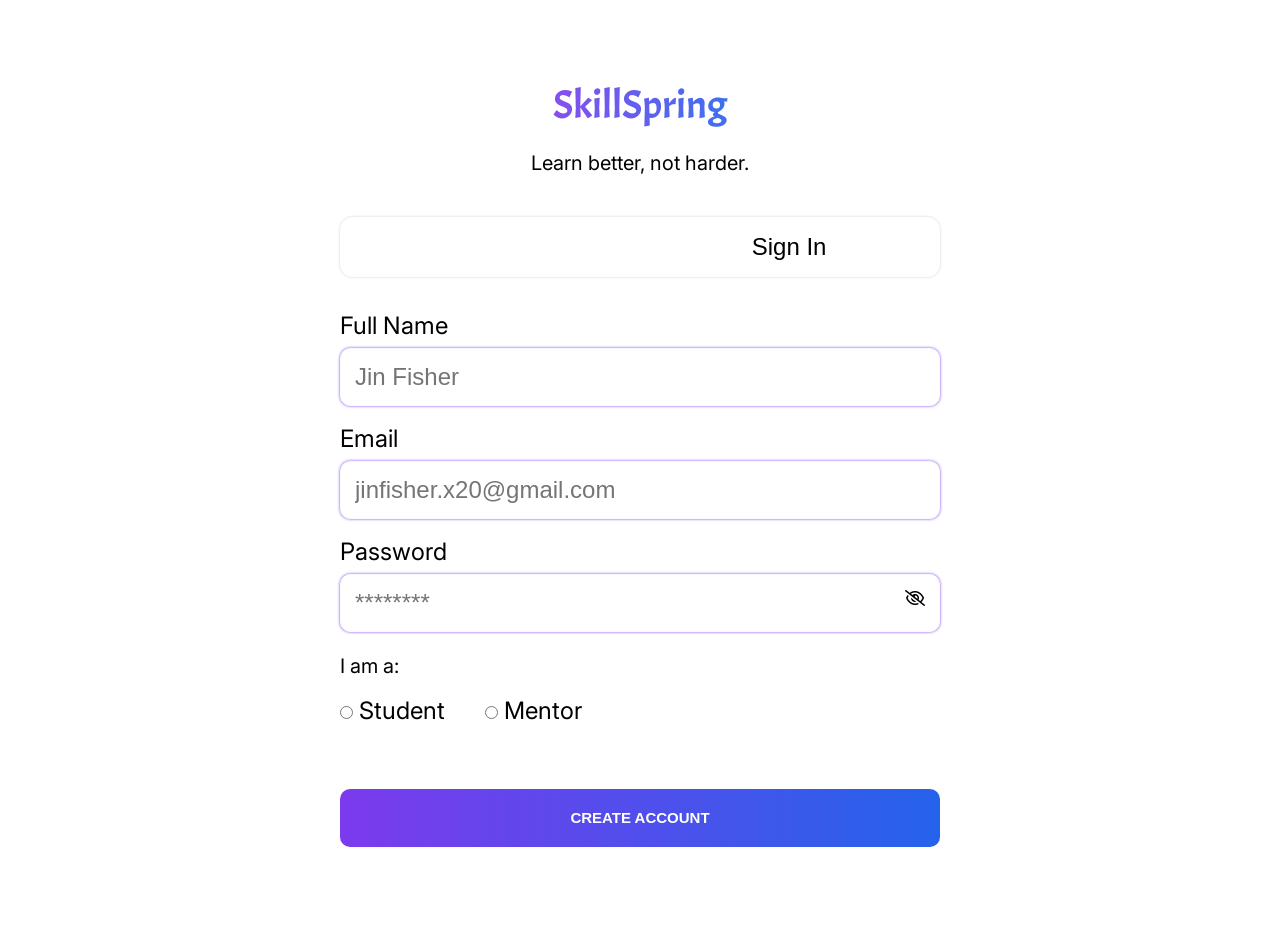
<file: auth.html>
<!DOCTYPE html>
<html lang="en">
<head>
  <meta charset="UTF-8">
  <meta name="viewport" content="width=device-width, initial-scale=1.0">

  <title>SkillSpring Auth</title>

  <link rel="preconnect" href="https://fonts.googleapis.com">
  <link rel="preconnect" href="https://fonts.gstatic.com" crossorigin>

  <link href="https://fonts.googleapis.com/css2?family=Acme&family=Inter:wght@400;500;600;700&display=swap" rel="stylesheet">

  <link rel="stylesheet" href="auth.css">
    <link rel="stylesheet" href="toast.css" />


  <link
  rel="stylesheet"
  href="https://cdnjs.cloudflare.com/ajax/libs/font-awesome/6.5.1/css/all.min.css"
/>
</head>
<body>

<div class="auth-container">

  <div class="logo-section">
    <h1 class="logo">SkillSpring</h1>
    <p>Learn better, not harder.</p>
  </div>

  <!-- TABS -->

  <div class="tab-switcher">
    <button class="tab active" data-tab="signup">
      Sign Up
    </button>

    <button class="tab" data-tab="signin">
      Sign In
    </button>
  </div>

  <!-- SIGN UP -->

  <form id="signupForm" class="form active-form">

    <label>Full Name</label>

    <input
      type="text"
      id="signupName"
      placeholder="Jin Fisher"
    >

    <label>Email</label>

    <input
      type="email"
        id="signupEmail"
      placeholder="jinfisher.x20@gmail.com"
    >

    <label>Password</label>

    <div class="password-box">
      <input
       id="signupPassword"
        type="password"
        class="password-input"
        placeholder="********"
      >

      <i class="fa-regular fa-eye-slash toggle-password"></i>
    </div>

    <div class="role-section">

      <p>I am a:</p>

      <div class="roles">

        <label>
          <input type="radio" name="role">
          Student
        </label>

        <label>
          <input type="radio" name="role">
          Mentor
        </label>

      </div>

    </div>

    <button class="cta-btn">
      CREATE ACCOUNT
    </button>

  </form>

  <!-- SIGN IN -->

  <form id="signinForm" class="form">

    <label>Email</label>

    <input
     id="signinEmail"
      type="email"
      placeholder="jinfisher@example.com"
    >

    <label>Password</label>

    <div class="password-box">
      <input
       id="signinPassword"
        type="password"
        class="password-input"
        placeholder="********"
      >

      <i class="fa-regular fa-eye-slash toggle-password"></i>
    </div>

    <button class="cta-btn">
      SIGN IN
    </button>

  </form>

</div>

<script src="auth.js"></script>
<script src="toast.js"></script>


</body>
</html>
</file>
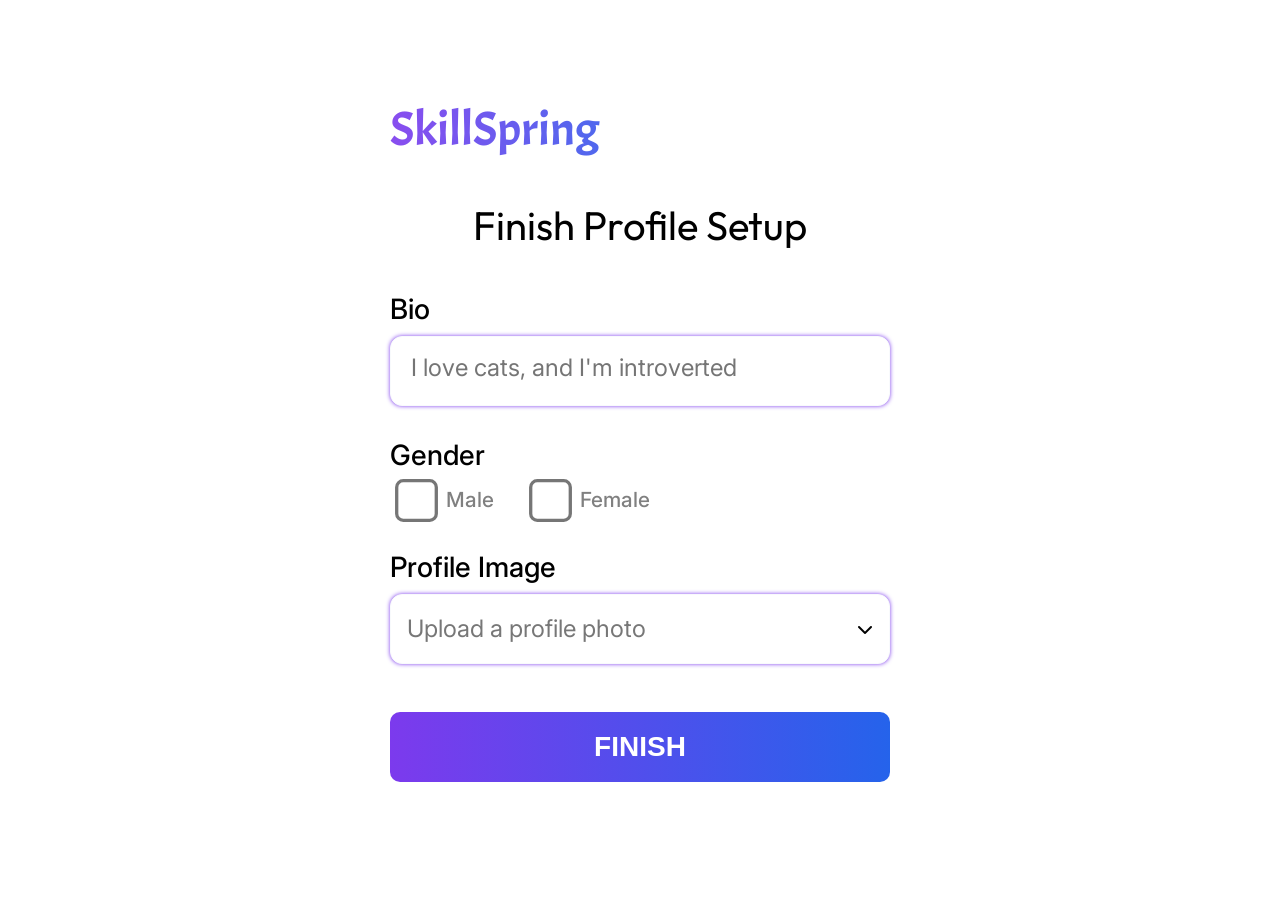
<file: edit-setup.html>
<!DOCTYPE html>
<html lang="en">
<head>
  <meta charset="UTF-8">
  <meta name="viewport" content="width=device-width, initial-scale=1.0">

  <title>SkillSpring - Setup Profile</title>

<link rel="preconnect" href="https://fonts.googleapis.com" />
    <link rel="preconnect" href="https://fonts.gstatic.com" crossorigin />

    <link
      href="https://fonts.googleapis.com/css2?family=Inter:wght@400;500;600;700&display=swap"
      rel="stylesheet"
    />

    <link
      href="https://fonts.googleapis.com/css2?family=Acme&family=Figtree:wght@300..900&family=Manrope:wght@200..800&family=Outfit:wght@100..900&display=swap"
      rel="stylesheet"
    />

  <link rel="stylesheet" href="edit-setup.css">
  <link rel="stylesheet" href="toast.css" />

  <link
  rel="stylesheet"
  href="https://cdnjs.cloudflare.com/ajax/libs/font-awesome/6.5.1/css/all.min.css"
/>
</head>

<body>

<div class="setup-container">

  <h1 class="logo">
    SkillSpring
  </h1>

  <h2 class="page-title">
    Finish Profile Setup
  </h2>

  <form>

    <!-- BIO -->

    <div class="field">

      <label class="filled">Bio</label>

      <textarea
      placeholder="I love cats, and I'm introverted"></textarea>

    </div>

    <!-- GENDER -->

    <div class="field">

      <label class="filleds">Gender</label>

      <div class="gender-options">

        <label>
          <input
          type="checkbox"
          name="gender" value="male" class="gender-box">
          Male
        </label>

        <label>
          <input
          type="checkbox"
          name="gender" value="female" class="gender-box">
          Female
        </label>

      </div>

    </div>

    <!-- IMAGE -->

    <div class="field">

      <label class="filled">Profile Image</label>

      <div class="upload-box">

        <span>
          Upload a profile photo
        </span>

        <i class="fa-solid fa-chevron-down"></i>

      </div>

      <input
      type="file"
      id="imageInput"
      hidden>

    </div>

    <button
    type="submit"
    class="finish-btn">

      FINISH

    </button>

  </form>

</div>
<script src="./nav.js"></script>
<script src="./security.js"></script>
<script src="./edit-setup.js"></script>
<script src="toast.js"></script>

</body>
</html>
</file>
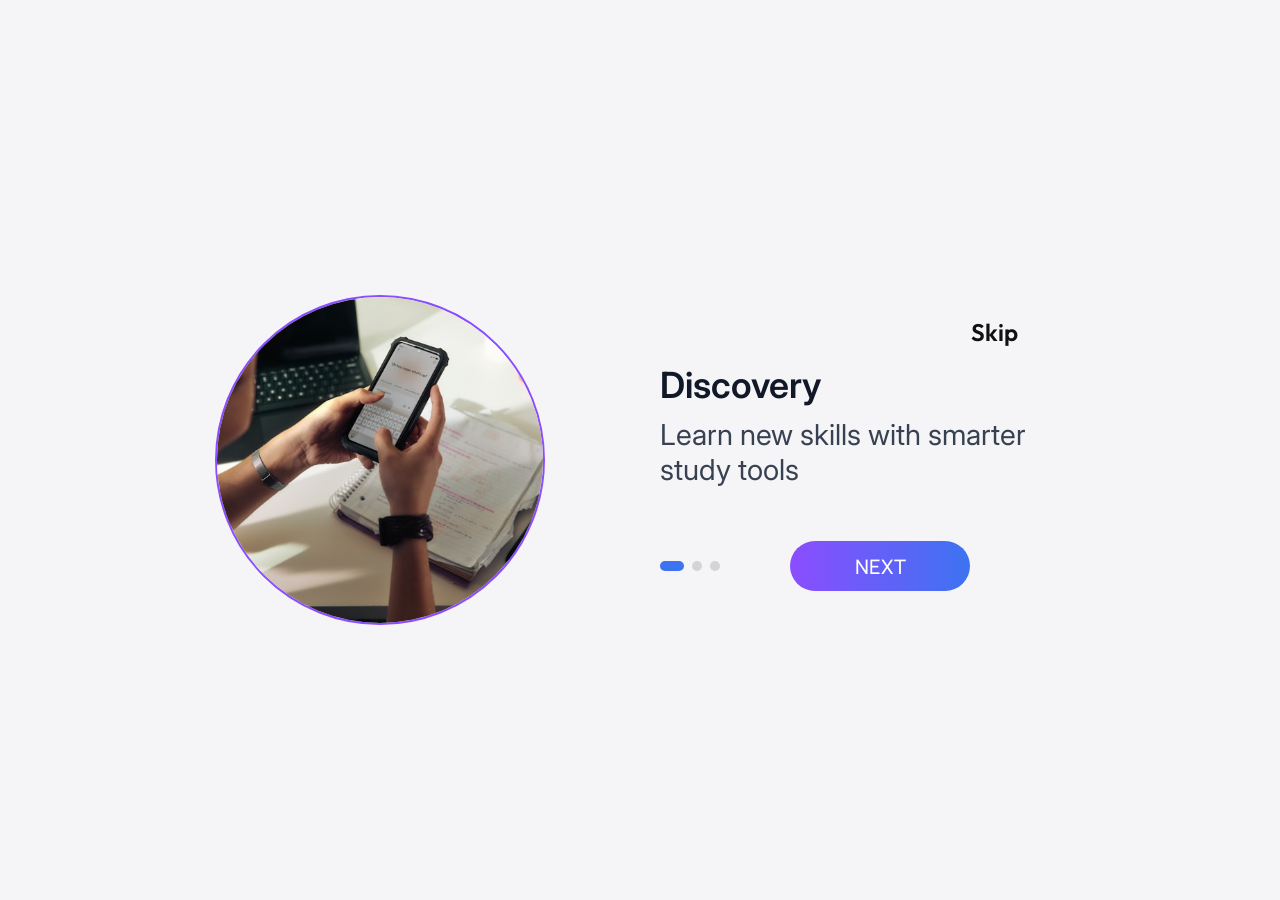
<file: onboarding1.html>
<!DOCTYPE html>
<html lang="en">
  <head>
    <meta charset="UTF-8" />
    <meta name="viewport" content="width=device-width, initial-scale=1.0" />
    <title>SkillSpring - Discovery</title>

    <!-- GOOGLE FONTS (UNCHANGED) -->
    <link rel="preconnect" href="https://fonts.googleapis.com" />
    <link rel="preconnect" href="https://fonts.gstatic.com" crossorigin />

    <link
      href="https://fonts.googleapis.com/css2?family=Inter:wght@400;500;600;700&display=swap"
      rel="stylesheet"
    />

    <link
      href="https://fonts.googleapis.com/css2?family=Acme&family=Figtree:wght@300..900&family=Manrope:wght@200..800&family=Outfit:wght@100..900&display=swap"
      rel="stylesheet"
    />

    <link rel="stylesheet" href="landing.css" />
  </head>
  <body>
    <main class="onboarding">
      <div class="skip-container">
        <a href="auth.html" class="skip-btn">Skip</a>
      </div>

      <div class="hero-image">
        <img src="assets/image/dis-1.jpg" alt="Discovery" />
      </div>

      <div class="content">
        <h2>Discovery</h2>

        <p>Learn new skills with smarter study tools</p>
      </div>

      <div class="bottom-section">
        <div class="indicator">
          <span class="active"></span>
          <span></span>
          <span></span>
        </div>

        <a href="./onboarding2.html" class="next-btn"> NEXT </a>
      </div>
    </main>
    <script src="onboarding.js"></script>
  </body>
</html>
</file>
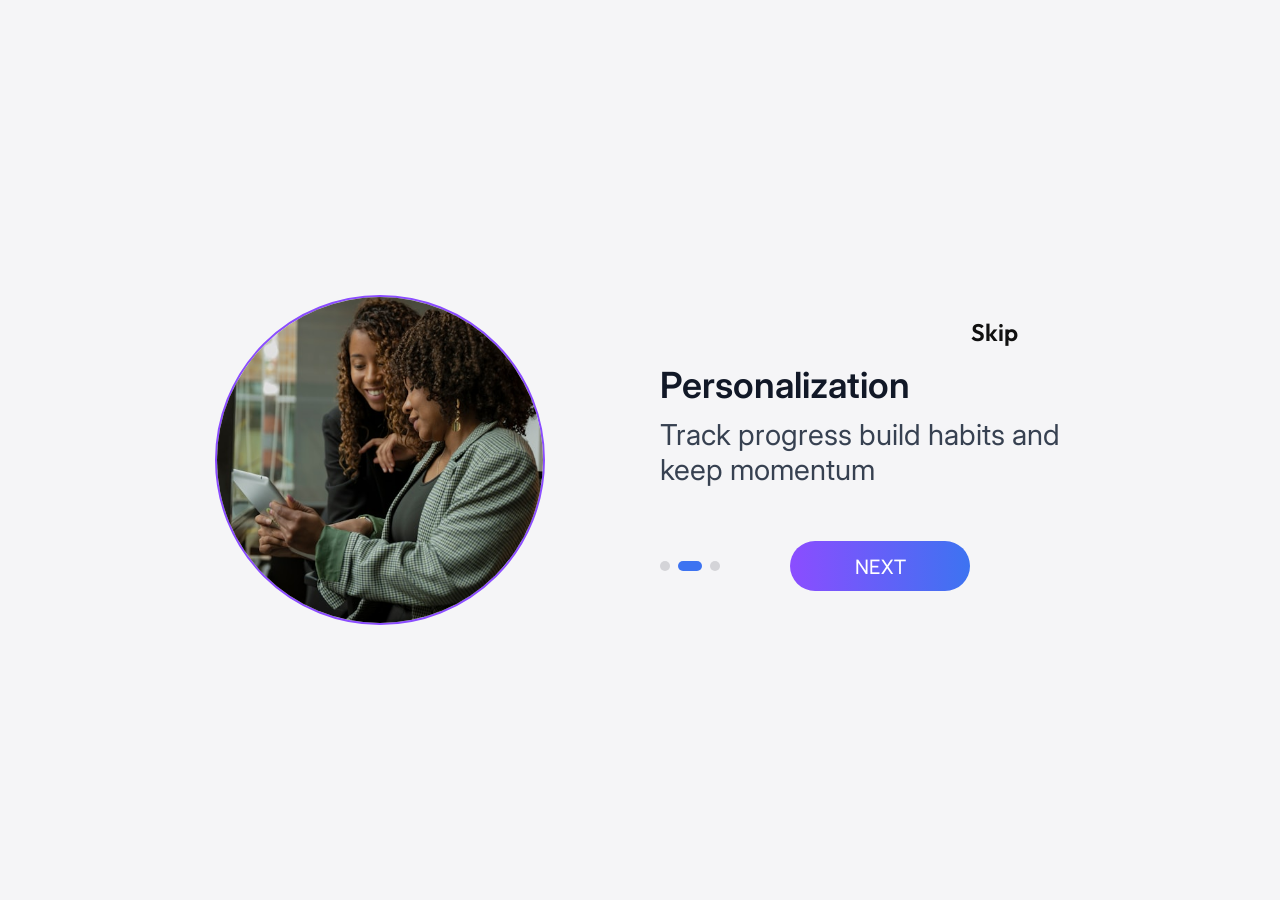
<file: onboarding2.html>
<!DOCTYPE html>
<html lang="en">
  <head>
    <meta charset="UTF-8" />
    <meta name="viewport" content="width=device-width, initial-scale=1.0" />
    <title>SkillSpring - Discovery</title>

    <!-- GOOGLE FONTS (UNCHANGED) -->
    <link rel="preconnect" href="https://fonts.googleapis.com" />
    <link rel="preconnect" href="https://fonts.gstatic.com" crossorigin />

    <link
      href="https://fonts.googleapis.com/css2?family=Inter:wght@400;500;600;700&display=swap"
      rel="stylesheet"
    />

    <link
      href="https://fonts.googleapis.com/css2?family=Acme&family=Figtree:wght@300..900&family=Manrope:wght@200..800&family=Outfit:wght@100..900&display=swap"
      rel="stylesheet"
    />
    
    <link rel="stylesheet" href="landing.css" />
  </head>
  <body>
    <main class="onboarding">
      <div class="skip-container">
        <a href="auth.html" class="skip-btn">Skip</a>
      </div>

      <div class="hero-image">
        <img src="assets/image/dis-2.jpg" alt="Discovery" />
      </div>

      <div class="content">
        <h2>Personalization</h2>

        <p>Track progress build habits and keep momentum</p>
      </div>

      <div class="bottom-section">
        <div class="indicator">
          <span></span>
          <span class="active"></span>
          <span></span>
        </div>

        <a href="./onboarding3.html" class="next-btn"> NEXT </a>
      </div>
    </main>
    <script src="onboarding.js"></script>
  </body>
</html>
</file>
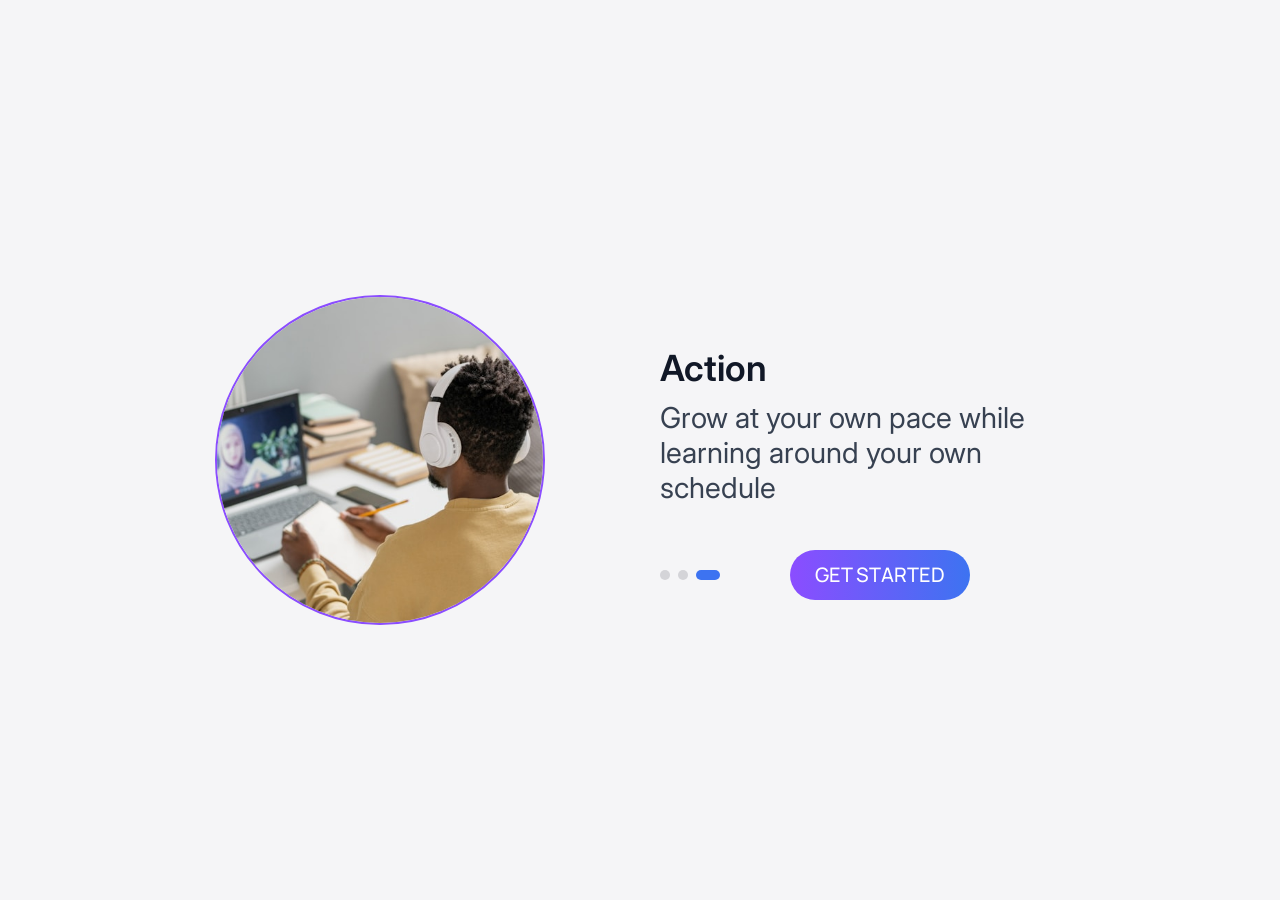
<file: onboarding3.html>
<!DOCTYPE html>
<html lang="en">
  <head>
    <meta charset="UTF-8" />
    <meta name="viewport" content="width=device-width, initial-scale=1.0" />
    <title>SkillSpring - Discovery</title>

    <!-- GOOGLE FONTS (UNCHANGED) -->
    <link rel="preconnect" href="https://fonts.googleapis.com" />
    <link rel="preconnect" href="https://fonts.gstatic.com" crossorigin />

    <link
      href="https://fonts.googleapis.com/css2?family=Inter:wght@400;500;600;700&display=swap"
      rel="stylesheet"
    />

    <link
      href="https://fonts.googleapis.com/css2?family=Acme&family=Figtree:wght@300..900&family=Manrope:wght@200..800&family=Outfit:wght@100..900&display=swap"
      rel="stylesheet"
    />
    
    <link rel="stylesheet" href="landing.css" />
  </head>
  <body>
    <main class="onboarding">

      <div class="hero-image">
        <img src="assets/image/dis-3.jpg" alt="Discovery" />
      </div>

      <div class="content">
        <h2>Action</h2>

        <p>Grow at your own pace while learning around your own schedule</p>
      </div>

      <div class="bottom-section">
        <div class="indicator">
          <span></span>
          <span></span>
          <span class="active"></span>
        </div>

        <a href="./auth.html" class="next-btn"> GET STARTED </a>
      </div>
    </main>
    <script src="onboarding.js"></script>
  </body>
</html>
</file>
<file: auth.css>
:root{
  --bg:white;
  --purple:#7C3AED;
  --blue:#2563EB;
  --border:#F8FAFC;
  --text:#111827;
}

*{
  margin:0;
  padding:0;
  box-sizing:border-box;
}

body{
  background:var(--bg);
  font-family:"Inter",sans-serif;
}

.auth-container{
  padding:28px 20px;
}

.logo-section{
  text-align:center;
  margin-top:40px;
}

.logo {
 font-family: "Acme", sans-serif;
  width: 187px;
  height: 41px;
  font-size:32px;
  font-weight:500;
    margin-bottom: 36px;
    margin: auto;

  background: linear-gradient(
    90deg,
    rgba(124, 58, 237, 0.9) 0%,
    rgba(37, 99, 235, 0.9) 100%
  );

  -webkit-background-clip: text;
  -webkit-text-fill-color: transparent;
  background-clip: text;
}



.logo-section p{
  margin-top:10px;
  font-size:.8rem;
}

.tab-switcher{
  margin-top:36px;

   background: #ffffff;
  box-shadow: 0px 0px 3px 0px lightgrey;
  border-radius:13px;
  
  padding:1.8px;
  display:flex;

  overflow:hidden;
}

.tab{
  flex:1;

  border:none;
  border-radius: 12px;
  background:none;

  padding:12px;

  font-size:1rem;

  cursor:pointer;
}

.tab.active{
  background:linear-gradient(
  90deg,
  var(--blue)
  );

  color:white;
}

.form{
  display:none;
  margin-top:26px;
  
}

.active-form{
  display:block;
}

label{
  display:block;

  margin-bottom:8px;
  margin-top:18px;

  font-size:.95rem;
}

input[type="text"],
input[type="email"],
input[type="password"]{
box-shadow: 0px 0px 3px 0px lightgrey;
  width:100%;
  height:48px;
  
  font-size: 14px;
  border:1px solid var(--border);

  border-radius:10px;

  padding:0 14px;

  background:white;
}

input:focus,
select:focus,
textarea:focus {
  outline: none;
  border-color: #bdbdbd;
}

input[type="radio"] {
  accent-color: #111;
}

.password-box{
  position:relative;
}

.toggle-password{
  position:absolute;

  right:15px;
  top:16px;

  cursor:pointer;
}

.role-section{
  margin-top:22px;
}

.roles{
  display:flex;
  gap:28px;
  /* margin-bottom: 30px; */
}

.cta-btn{
  margin-top:50px;

  width:100%;
  height:52px;

  border:none;

  border-radius:10px;

  color:white;

  font-weight:600;

  background:linear-gradient(
  90deg,
  var(--purple),
  var(--blue)
  );

  cursor:pointer;
}







/* ==========================
   TABLET
========================== */

@media (min-width:768px){

  body{
    min-height:100vh;
    display:flex;
    justify-content:center;
    align-items:flex-start;
    background:#fff;
  }

  .auth-container{
    width:100%;
    max-width:700px;
    margin: auto;
    padding:50px 40px 70px;
  }

  .logo-section{
    margin-top:20px;
  }

  .logo{
    font-size:2.3rem;
    height: 61px;
  }

  .logo-section p{
    font-size:20px;
  }

  .tab-switcher{
    margin-top:42px;
  }

  .tab{
    height:54px;
    font-size:24px;
  }

  .form{
    margin-top:34px;
  }

  .form label{
    font-size:24px;
  }

  input[type="text"],
  input[type="email"],
  input[type="password"]{
    height:56px;
    font-size:24px;
box-shadow: 0px 0px 3px 0px #7c3aed;
  }

  .cta-btn{
    height:56px;
    margin-top:56px;
    font-size: 24px;
  }

  .role-section p{
    font-size: 20px;
  }

}


/* ==========================
   DESKTOP
========================== */

@media (min-width:1024px){

  body{
    align-items:center;
  }

  .auth-container{
    /* max-width:640px; */

    padding:60px 50px 80px;
  }

  .logo{
    font-size:2.5rem;
  }

  .tab{
    height:56px;
  }

  label{
    font-size:1rem;
  }

  input[type="text"],
  input[type="email"],
  input[type="password"]{
    height:58px;
  }

  .roles{
    gap:40px;
  }

  .cta-btn{
    height:58px;
    font-size:15px;
  }
}









/* =========================
   AUTH PAGE ENTER ANIMATION
========================= */

.auth-container {
  opacity: 0;
  transform: translateY(25px);
  animation: authEnter 0.8s ease-out forwards;
}

/* @keyframes authEnter {
  from {
    opacity: 0;
    transform: translateY(35px);
  }

  to {
    opacity: 1;
    transform: translateY(0);
  }
} */

@keyframes authEnter {
  from {
    opacity: 0;
    transform: translateY(40px) scale(0.98);
  }

  to {
    opacity: 1;
    transform: translateY(0) scale(1);
  }
}




.auth-container.fade-out {
  opacity: 0;
  transform: translateY(-10px);
  transition: all 0.5s ease;
}
</file>
<file: toast.css>
/* ==========================================
   SKILLSPRING TOAST NOTIFICATIONS
========================================== */

#toast-container {
  position: fixed;
  top: 24px;
  right: 24px;
  z-index: 9999;
  display: flex;
  flex-direction: column;
  gap: 12px;
  max-width: 380px;
  width: calc(100% - 48px);
  pointer-events: none;
}

.skillspring-toast {
  pointer-events: auto;
  display: flex;
  align-items: center;
  gap: 12px;
  padding: 14px 18px;
  background: #ffffff;
  color: #0f172a;
  border-radius: 14px;
  font-family: "Inter", sans-serif;
  font-size: 14px;
  font-weight: 500;
  box-shadow: 0px 8px 24px rgba(0, 0, 0, 0.12);
  border: 1.5px solid #e2e8f0;
  opacity: 0;
  transform: translateY(-16px) scale(0.96);
  transition: all 0.35s cubic-bezier(0.16, 1, 0.3, 1);
}

.skillspring-toast.toast-show {
  opacity: 1;
  transform: translateY(0) scale(1);
}

.skillspring-toast.toast-hide {
  opacity: 0;
  transform: translateY(-12px) scale(0.95);
}

.toast-icon {
  width: 26px;
  height: 26px;
  border-radius: 50%;
  display: flex;
  align-items: center;
  justify-content: center;
  flex-shrink: 0;
  font-size: 13px;
  font-weight: 700;
}

.toast-message {
  flex: 1;
  line-height: 1.4;
}

/* Toast Variants */
.toast-success {
  border-color: #bbf7d0;
  box-shadow: 0px 6px 20px rgba(34, 197, 94, 0.18);
}
.toast-success .toast-icon {
  background: #dcfce7;
  color: #16a34a;
}

.toast-error {
  border-color: #fecdd3;
  box-shadow: 0px 6px 20px rgba(239, 68, 68, 0.18);
}
.toast-error .toast-icon {
  background: #ffe4e6;
  color: #e11d48;
}

.toast-warning {
  border-color: #fef08a;
  box-shadow: 0px 6px 20px rgba(245, 158, 11, 0.18);
}
.toast-warning .toast-icon {
  background: #fef3c7;
  color: #d97706;
}

.toast-info {
  border-color: #ddd6fe;
  box-shadow: 0px 6px 20px rgba(124, 58, 237, 0.2);
}
.toast-info .toast-icon {
  background: linear-gradient(135deg, #7c3aed, #2563eb);
  color: #ffffff;
}

/* Dark Theme Support */
.dark-theme .skillspring-toast {
  background: #1e293b;
  color: #ffffff;
  border-color: #334155;
}

/* Mobile responsive positioning */
@media (max-width: 480px) {
  #toast-container {
    top: 16px;
    left: 20px;
    right: 20px;
    width: auto;
    max-width: 100%;
  }
}
</file>
<file: edit-setup.css>
:root {
  --bg: white;
  --purple: #7c3aed;
  --blue: #2563eb;
  --border: #f8fafc;
  --text: #111827;
}

* {
  margin: 0;
  padding: 0;
  box-sizing: border-box;
}

body {
  background: var(--bg);
  font-family: "Inter", sans-serif;

  opacity: 0;
  transform: translateY(10px);
  transition: all 0.5s ease;
}

body.page-enter {
  opacity: 1;
  transform: translateY(0);
}

body.page-exit {
  opacity: 0;
  transform: translateY(-10px);
}

.setup-container {
  padding: 24px 20px 40px;
}

.logo {
 font-family: "Acme", sans-serif;
  width: 187px;
  height: 41px;
  font-size:32px;
  font-weight:500;
    margin-bottom: 36px;

  background: linear-gradient(
    90deg,
    rgba(124, 58, 237, 0.9) 0%,
    rgba(37, 99, 235, 0.9) 100%
  );

  -webkit-background-clip: text;
  -webkit-text-fill-color: transparent;
  background-clip: text;
}

.page-title {
  text-align: center;

  font-size: 20px;
  font-weight: 600;

  margin-bottom: 40px;
  font-family: "Outfit";
}

.field {
  margin-bottom: 28px;
}

.field label {
  display: block;

  margin-bottom: 10px;

  font-weight: 500;
}

textarea {
  width: 100%;

  height: 45px;

  line-height: 22.5px;

  resize: none;

  padding: 10px;

  border: 1px solid var(--border);

  border-radius: 12px;

  font-family: inherit;

  box-shadow: 0px 0px 2px 0px #7c3aed;
}

.gender-options {
  display: flex;
  gap: 30px;
  font-size: 12px;
}

.gender-options input {
  accent-color: #111;
}

.upload-box {
  height: 45px;

  background: white;

  border: 1px solid var(--border);

  border-radius: 12px;

  padding: 0 16px;

  display: flex;
  align-items: center;
  justify-content: space-between;

  cursor: pointer;
  box-shadow: 0px 0px 2px 0px #7c3aed;
}

.upload-box span {
  color: #777;
  font-size: 0.9rem;
}

.finish-btn {
 margin-top:150px;

  width:100%;
  height:54px;

  border:none;

  border-radius:10px;

  color:white;

  font-weight:600;

  background:linear-gradient(
  90deg,
  var(--purple),
  var(--blue)
  );

  font-size: 16px;
  cursor:pointer;
}

input:focus,
textarea:focus {
  outline: none;

  border-color: #cfcfcf;
  box-shadow: 0px 0px 3px 0px #7c3aed;
}



/* ==========================
   TABLET
========================== */

@media (min-width:768px){

  body{
    min-height:100vh;
    display:flex;
    justify-content:center;
    align-items:center;
    background:#fff;
  }

  .setup-container{
    width:100%;
    max-width:560px;

    padding:50px 40px 70px;
  }

  .logo{
    text-align:center;
    width: 290px;
    height: 61px;
    font-weight: 400;
    font-size:48px;

    margin-bottom:40px;

    display: flex;
  }

  .page-title{
    font-size:40px;
    font-weight: 400;
    margin-bottom:42px;
  }

  .field label{
    font-size: 28px;
  }


  textarea{
    height:70px;
    padding:20px;
    font-size: 24px;
    box-shadow: 0px 0px 4px 0px #7c3aed;
  }

  
.gender-options {
  display: flex;
  gap: 30px;
}

.gender-options label{
  font-size: 1.3rem;
  color: grey;
  margin-top: 5px;
}

.gender-options input {
  accent-color: #111;
}


 .gender-options input[type="checkbox"]{
    transform: scale(3.3);
    margin-right:18px;
    margin-left: 20PX;
  }


  .upload-box{
    height:70px;
    Cursor: pointer;
  box-shadow: 0px 0px 4px 0px #7c3aed;
  }


  .upload-box span{
      font-size: 24px ;
  }

  .finish-btn{
    height:70px;
    margin-top:20px;
    font-size: 28px ;
  }
}


/* ==========================
   DESKTOP
========================== */

@media (min-width:1024px){

  body{
    align-items:center;
    height: 100%;
  }

  .setup-container{
    max-width:640px;

    padding:60px 70px 80px;
  }

  .logo{
    text-align:center;
    width: 290px;
    height: 61px;
    font-weight: 400;
    font-size:48px;

    margin-bottom:40px;

    display: flex;
  }

  .page-title{
    font-size:40px;
    font-weight: 400;
    margin-bottom:42px;
  }

  .field label{
    font-size: 28px;
  }


  textarea{
    height:70px;
    padding:20px;
    font-size: 24px;
    box-shadow: 0px 0px 4px 0px #7c3aed;
  }

  
.gender-options {
  display: flex;
  gap: 30px;
}

.gender-options label{
  font-size: 1.3rem;
  color: grey;
  margin-top: 5px;
}

.gender-options input {
  accent-color: #111;
}


 .gender-options input[type="checkbox"]{
    transform: scale(3.3);
    margin-right:18px;
    margin-left: 20PX;
  }


  .upload-box{
    height:70px;
    Cursor: pointer;
  box-shadow: 0px 0px 4px 0px #7c3aed;
  }


  .upload-box span{
      font-size: 24px ;
  }

  .finish-btn{
    height:70px;
    margin-top:20px;
    font-size: 28px ;
  }
}
</file>
<file: landing.css>
:root {
  --primary-purple: #8b4dff;
  --primary-blue: #3d73f1;
  --text-dark: #111827;
  --text-light: #374151;
  --bg: #f5f5f7;
}

* {
  margin: 0;
  padding: 0;
  box-sizing: border-box;
}

body {
  width: 100%;
  min-height: 100vh;
  background: var(--bg);
  font-family: "Inter", sans-serif;
}

/* =========================
   SPLASH SCREEN
========================= */

.splash-screen {
  width: 100%;
  height: 100vh;

  display: flex;
  justify-content: center;
  align-items: center;
}

.logo-text {
  font-family: "Acme", sans-serif;
  font-size: 32px;
  color: var(--primary-purple);

  background: linear-gradient(
    90deg,
    rgba(124, 58, 237, 0.9) 0%,
    rgba(37, 99, 235, 0.9) 100%
  );

  -webkit-background-clip: text;
  -webkit-text-fill-color: transparent;
  background-clip: text;

  font-weight: 400;
  letter-spacing: 0.5px;
}

.splash-content {
  display: flex;
  flex-direction: column;
  align-items: center;
  gap: 30px;
}

/* =========================
   ONBOARDING
========================= */

.onboarding {
  min-height: 100vh;
  padding: 28px 20px 40px;
  display: flex;
  flex-direction: column;
}

.skip-container {
  display: flex;
  justify-content: flex-end;
  margin-bottom: 28px;
}

.skip-btn {
  border: none;
  background: none;
  cursor: pointer;
  text-decoration: none;
  font-size: 16px;
  font-weight: 600;
  color: #111;
  height: 34px;
  font-family: "Outfit";
   transition: all 0.2s ease;
    padding: 6px 10px;
  border-radius: 8px;
}

.skip-btn:hover{
  background: rgba(124, 58, 237, 0.08);
  color: #111;
  transform: translateY(-1px);
}

/* =========================
   IMAGE
========================= */

.hero-image {
  margin-top: 70px;
  width: 100%;
  display: flex;
  justify-content: center;
  margin-bottom: 38px;
}

.hero-image img {
  width: 290px;
  height: 290px;

  object-fit: cover;

  border-radius: 50%;
  border: 2px solid var(--primary-purple);
}

/* =========================
   TEXT
========================= */

.content {
  padding: 0 6px;
}

.content h2 {
  font-size: 24px;
  font-weight: 600;
  color: var(--text-dark);
  margin-bottom: 10px;
}

.content p {
  font-size: 20px;
  font-weight: 400;
  color: var(--text-light);
}

/* =========================
   BOTTOM AREA
========================= */

.bottom-section {
  margin-top: 100px;

  display: flex;
  justify-content: space-between;
  align-items: center;
}

/* indicators */

.indicator {
  display: flex;
  align-items: center;
  gap: 8px;
}

.indicator span {
  width: 10px;
  height: 10px;
  border-radius: 50%;
  background: #d4d4d8;
}

.indicator .active {
  width: 24px;
  border-radius: 20px;
  background: var(--primary-blue);
}

/* button */

.next-btn {
  width: 150px;
  height: 40px;

  font-family: "Manrope";

  border: none;
  cursor: pointer;

  border-radius: 40px;

  background: linear-gradient(
    90deg,
    var(--primary-purple),
    var(--primary-blue)
  );

  color: white;
  font-size: 1rem;
  font-weight: 500;

  transition: 0.3s ease;

  display: flex;
  justify-content: center;
  align-items: center;
  text-decoration: none;
}

.next-btn:hover {
  transform: translateY(-2px);
}

.next-btn:active {
  transform: translateY(0);
}

/* ==========================================
   TABLET RESPONSIVE
========================================== */

@media screen and (min-width: 768px) {
  .onboarding {
    max-width: 1000px;
    margin: 20px;
    padding: 50px;

    display: grid;
    grid-template-columns: 300px 1fr;
    grid-template-areas:
      ". skip"
      "image content"
      "image bottom";

    column-gap: 50px;
    row-gap: 20px;

    align-content: center;
    min-height: 50vh;
  }

  .skip-container {
    grid-area: skip;
    margin-bottom: 280px;
  }

  .skip-btn {
    font-size: 24px;
    padding: 10px 12px;
    display: flex;
    justify-content: center;
    align-items: center;
  }

  .hero-image {
    grid-area: image;
    margin: 0;
    align-self: center;
  }

  .hero-image img {
    width: 260px;
    height: 260px;
  }

  .content {
    grid-area: content;
    padding: 0;
    align-self: end;
  }

  .content h2 {
    font-size: 30px;
  }

  .content p {
    font-size: 26px;
  }

  .bottom-section {
    grid-area: bottom;
    margin-top: 0;

    justify-content: flex-start;
    gap: 40px;
  }
}

/* ==========================================
   DESKTOP RESPONSIVE
========================================== */

@media screen and (min-width: 1024px) {
  .onboarding {
    /* max-width: 1200px; */
    min-height: 100vh;

    grid-template-columns: 380px 1fr;
    column-gap: 90px;

    /* Center the onboarding content vertically */
    align-content: center;

    margin: 0 auto;
  }

  .skip-container {
    position: absolute;
    top: 40px;
    right: 60px;
  }

  .skip-btn {
    font-size: 24px;
  }

  .hero-image img {
    width: 330px;
    height: 330px;
  }

  .content h2 {
    font-size: 2.25rem;
  }

  .content p {
    max-width: 400px;
    font-size: 1.8rem;
  }

  .bottom-section {
    gap: 70px;
  }

  .next-btn {
    width: 180px;
    height: 50px;
    font-size: 20px;
  }
}


/* 
LOADER ANIMATION */  
/* ==========================
   Splash Screen Fade Out
========================== */

.splash-screen.fade-out {
  animation: fadeOut 0.5s ease forwards;
}

@keyframes fadeOut {
  from {
    opacity: 1;
  }

  to {
    opacity: 0;
    visibility: hidden;
  }
}

/* ==========================
   Loading Screen
========================== */

.loading-container {
  position: fixed;
  inset: 0;
  background: var(--bg);

  display: flex;
  flex-direction: column;
  justify-content: center;
  align-items: center;

  opacity: 0;
  visibility: hidden;

  z-index: 9999;
}

.loading-container.active {
  opacity: 1;
  visibility: visible;
  animation: fadeIn 0.4s ease forwards;
}

@keyframes fadeIn {
  from {
    opacity: 0;
  }

  to {
    opacity: 1;
  }
}

.loading-spinner {
  width: 65px;
  height: 65px;

  border: 4px solid transparent;
  border-top: 4px solid #7c3aed;
  border-right: 4px solid #2563eb;

  border-radius: 50%;

  animation: spin 0.8s linear infinite;
}

@keyframes spin {
  to {
    transform: rotate(360deg);
  }
}

.loading-text {
  margin-top: 20px;

  font-size: 18px;
  font-weight: 600;

  background: linear-gradient(
    135deg,
    #7c3aed,
    #2563eb
  );

  -webkit-background-clip: text;
  background-clip: text;
  -webkit-text-fill-color: transparent;
}











/* =========================
   ONBOARDING PAGE ANIMATION
========================= */

.onboarding {
  opacity: 0;
  transform: translateY(20px);
  animation: onboardingEnter 0.8s ease-out forwards;
}

@keyframes onboardingEnter {
  from {
    opacity: 0;
    transform: translateY(30px);
  }

  to {
    opacity: 1;
    transform: translateY(0);
  }
}

/* =========================
   PAGE EXIT ANIMATION
========================= */

.page-fade-out {
  opacity: 0;
  transform: translateY(-10px);
  transition: all 0.5s ease;
}




/* =========================
   GLOBAL PAGE TRANSITIONS
========================= */

body {
  opacity: 1;
  transform: translateY(0);
  transition: all 0.5s ease;
}

/* page exit animation */
body.page-exit {
  opacity: 0;
  transform: translateY(-10px);
}
</file>
